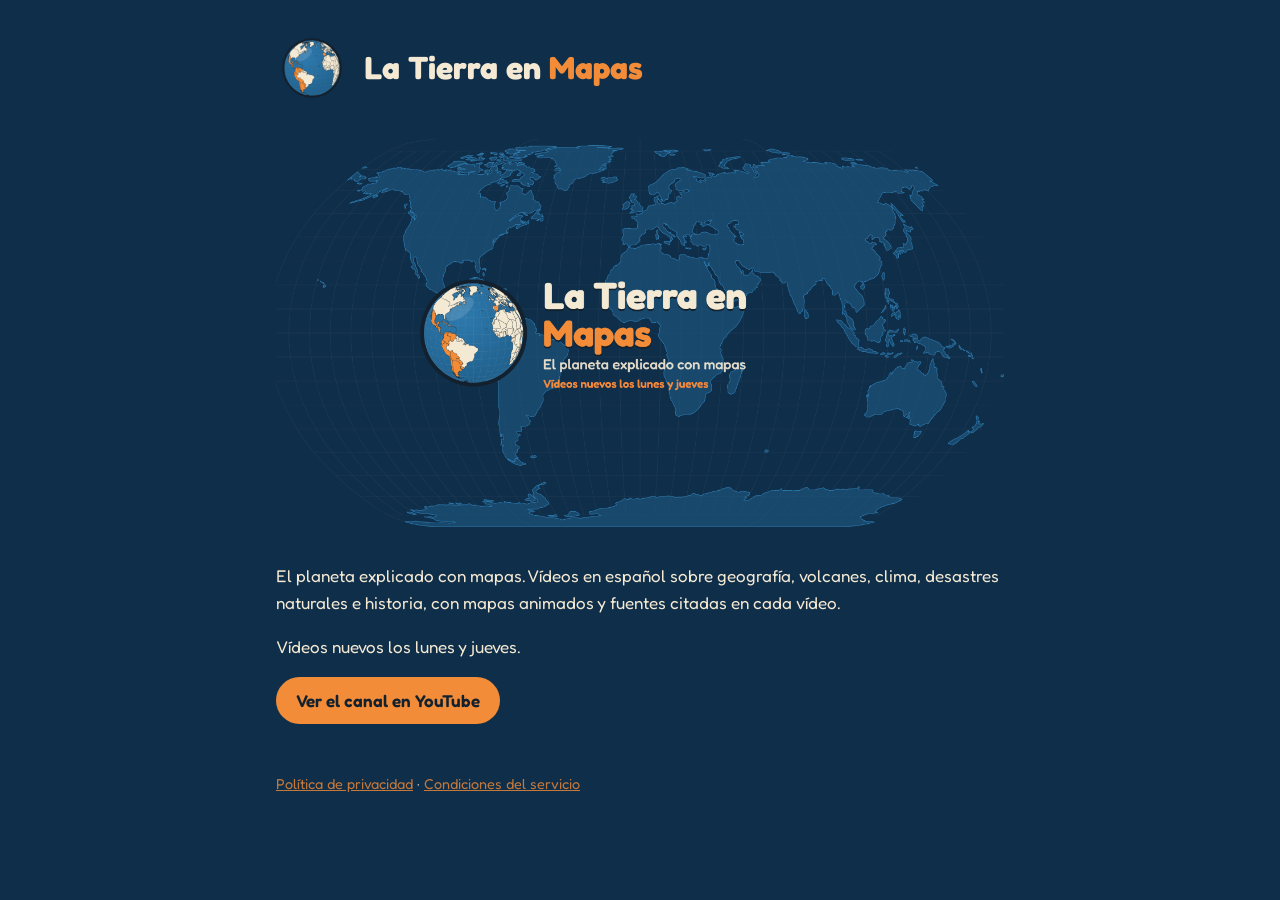
<file: index.html>
<!doctype html>
<html lang="es">
<head>
<meta charset="utf-8">
<meta name="viewport" content="width=device-width, initial-scale=1">
<title>La Tierra en Mapas</title>
<meta name="description" content="La Tierra en Mapas: el planeta explicado con mapas. Canal de YouTube en español sobre geografía, volcanes, clima, desastres naturales e historia.">
<link rel="icon" href="logo.png">
<link rel="stylesheet" href="estilo.css">
</head>
<body>
<main>
  <header>
    <img src="logo.png" alt="Logotipo de La Tierra en Mapas: un globo terráqueo">
    <h1>La Tierra en <span>Mapas</span></h1>
  </header>
  <img class="banner" src="banner.png" alt="Mapamundi con el nombre del canal">
  <p>El planeta explicado con mapas. Vídeos en español sobre geografía, volcanes,
  clima, desastres naturales e historia, con mapas animados y fuentes citadas en cada vídeo.</p>
  <p>Vídeos nuevos los lunes y jueves.</p>
  <p><a class="boton" href="https://www.youtube.com/channel/UCzcFTIVfgudbODTRs2shlig">Ver el canal en YouTube</a></p>
  <footer>
    <a href="privacidad.html">Política de privacidad</a> ·
    <a href="condiciones.html">Condiciones del servicio</a>
  </footer>
</main>
</body>
</html>
</file>
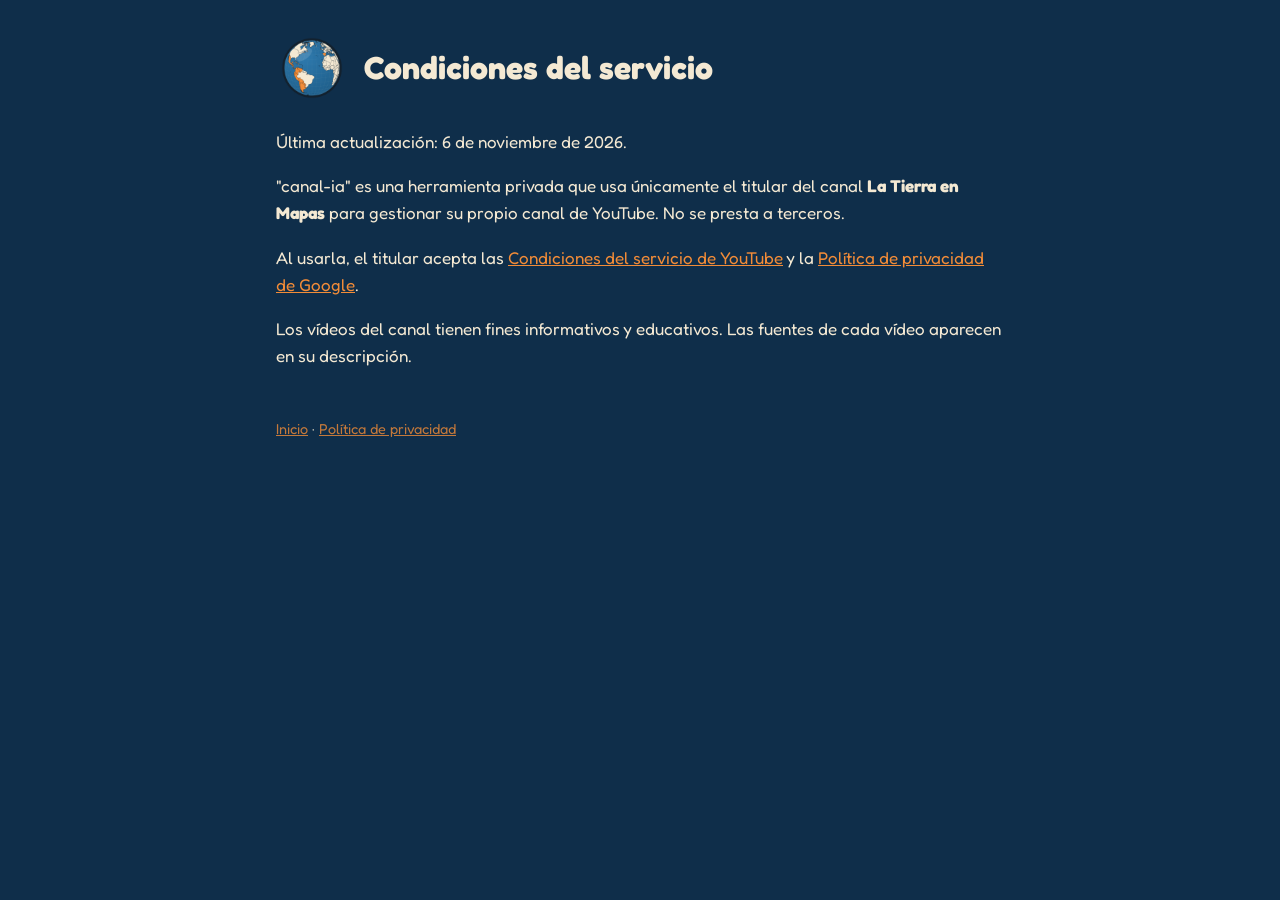
<file: condiciones.html>
<!doctype html>
<html lang="es">
<head>
<meta charset="utf-8">
<meta name="viewport" content="width=device-width, initial-scale=1">
<title>Condiciones del servicio · La Tierra en Mapas</title>
<link rel="icon" href="logo.png">
<link rel="stylesheet" href="estilo.css">
</head>
<body>
<main>
  <header>
    <img src="logo.png" alt="">
    <h1>Condiciones del servicio</h1>
  </header>
  <p>Última actualización: 6 de noviembre de 2026.</p>
  <p>"canal-ia" es una herramienta privada que usa únicamente el titular del canal
  <strong>La Tierra en Mapas</strong> para gestionar su propio canal de YouTube. No se presta a terceros.</p>
  <p>Al usarla, el titular acepta las <a href="https://www.youtube.com/t/terms">Condiciones del servicio de YouTube</a>
  y la <a href="https://policies.google.com/privacy">Política de privacidad de Google</a>.</p>
  <p>Los vídeos del canal tienen fines informativos y educativos. Las fuentes de cada vídeo
  aparecen en su descripción.</p>
  <footer><a href="index.html">Inicio</a> · <a href="privacidad.html">Política de privacidad</a></footer>
</main>
</body>
</html>
</file>
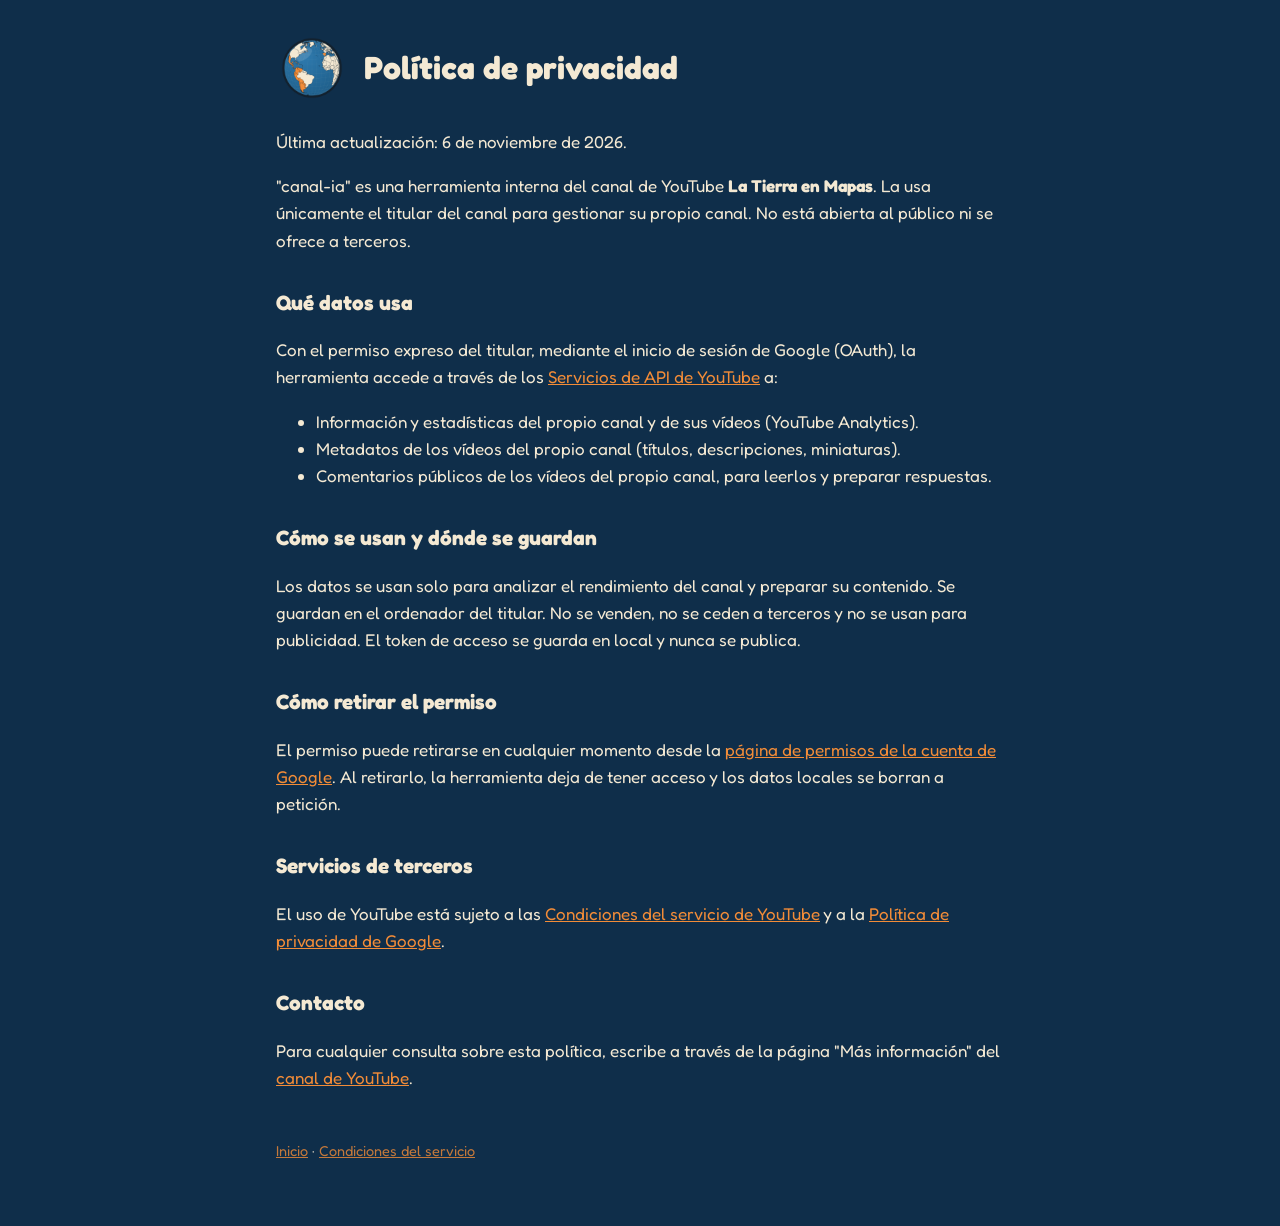
<file: privacidad.html>
<!doctype html>
<html lang="es">
<head>
<meta charset="utf-8">
<meta name="viewport" content="width=device-width, initial-scale=1">
<title>Política de privacidad · La Tierra en Mapas</title>
<link rel="icon" href="logo.png">
<link rel="stylesheet" href="estilo.css">
</head>
<body>
<main>
  <header>
    <img src="logo.png" alt="">
    <h1>Política de privacidad</h1>
  </header>
  <p>Última actualización: 6 de noviembre de 2026.</p>

  <p>"canal-ia" es una herramienta interna del canal de YouTube <strong>La Tierra en Mapas</strong>.
  La usa únicamente el titular del canal para gestionar su propio canal. No está abierta al público
  ni se ofrece a terceros.</p>

  <h2>Qué datos usa</h2>
  <p>Con el permiso expreso del titular, mediante el inicio de sesión de Google (OAuth), la
  herramienta accede a través de los <a href="https://developers.google.com/youtube/terms/api-services-terms-of-service">Servicios de API de YouTube</a> a:</p>
  <ul>
    <li>Información y estadísticas del propio canal y de sus vídeos (YouTube Analytics).</li>
    <li>Metadatos de los vídeos del propio canal (títulos, descripciones, miniaturas).</li>
    <li>Comentarios públicos de los vídeos del propio canal, para leerlos y preparar respuestas.</li>
  </ul>

  <h2>Cómo se usan y dónde se guardan</h2>
  <p>Los datos se usan solo para analizar el rendimiento del canal y preparar su contenido. Se
  guardan en el ordenador del titular. No se venden, no se ceden a terceros y no se usan para
  publicidad. El token de acceso se guarda en local y nunca se publica.</p>

  <h2>Cómo retirar el permiso</h2>
  <p>El permiso puede retirarse en cualquier momento desde la
  <a href="https://myaccount.google.com/permissions">página de permisos de la cuenta de Google</a>.
  Al retirarlo, la herramienta deja de tener acceso y los datos locales se borran a petición.</p>

  <h2>Servicios de terceros</h2>
  <p>El uso de YouTube está sujeto a las <a href="https://www.youtube.com/t/terms">Condiciones del servicio de YouTube</a>
  y a la <a href="https://policies.google.com/privacy">Política de privacidad de Google</a>.</p>

  <h2>Contacto</h2>
  <p>Para cualquier consulta sobre esta política, escribe a través de la página
  "Más información" del <a href="https://www.youtube.com/channel/UCzcFTIVfgudbODTRs2shlig">canal de YouTube</a>.</p>

  <footer><a href="index.html">Inicio</a> · <a href="condiciones.html">Condiciones del servicio</a></footer>
</main>
</body>
</html>
</file>
<file: estilo.css>
@import url("https://fonts.googleapis.com/css2?family=Fredoka:wght@500;600;700&display=swap");
:root { --noche:#0F2E4A; --oceano:#1F5F8B; --crema:#F4E9D3; --naranja:#F28C38; --tinta:#13212E; }
* { box-sizing: border-box; }
body { margin:0; background:var(--noche); color:var(--crema); font:17px/1.6 "Fredoka", system-ui, sans-serif; }
main { max-width: 760px; margin: 0 auto; padding: 32px 16px 64px; }
header { display:flex; align-items:center; gap:16px; margin-bottom: 24px; }
header img { width:72px; height:72px; border-radius:50%; }
h1 { font-size: 2rem; margin:0; line-height:1.1; }
h1 span, a { color: var(--naranja); }
h2 { margin-top: 2rem; font-size: 1.3rem; }
.banner { width:100%; border-radius:12px; display:block; margin: 8px 0 24px; }
.boton { display:inline-block; background:var(--naranja); color:var(--tinta); padding:10px 20px; border-radius:999px; font-weight:600; text-decoration:none; }
footer { margin-top: 48px; font-size: .9rem; opacity: .8; }
</file>
